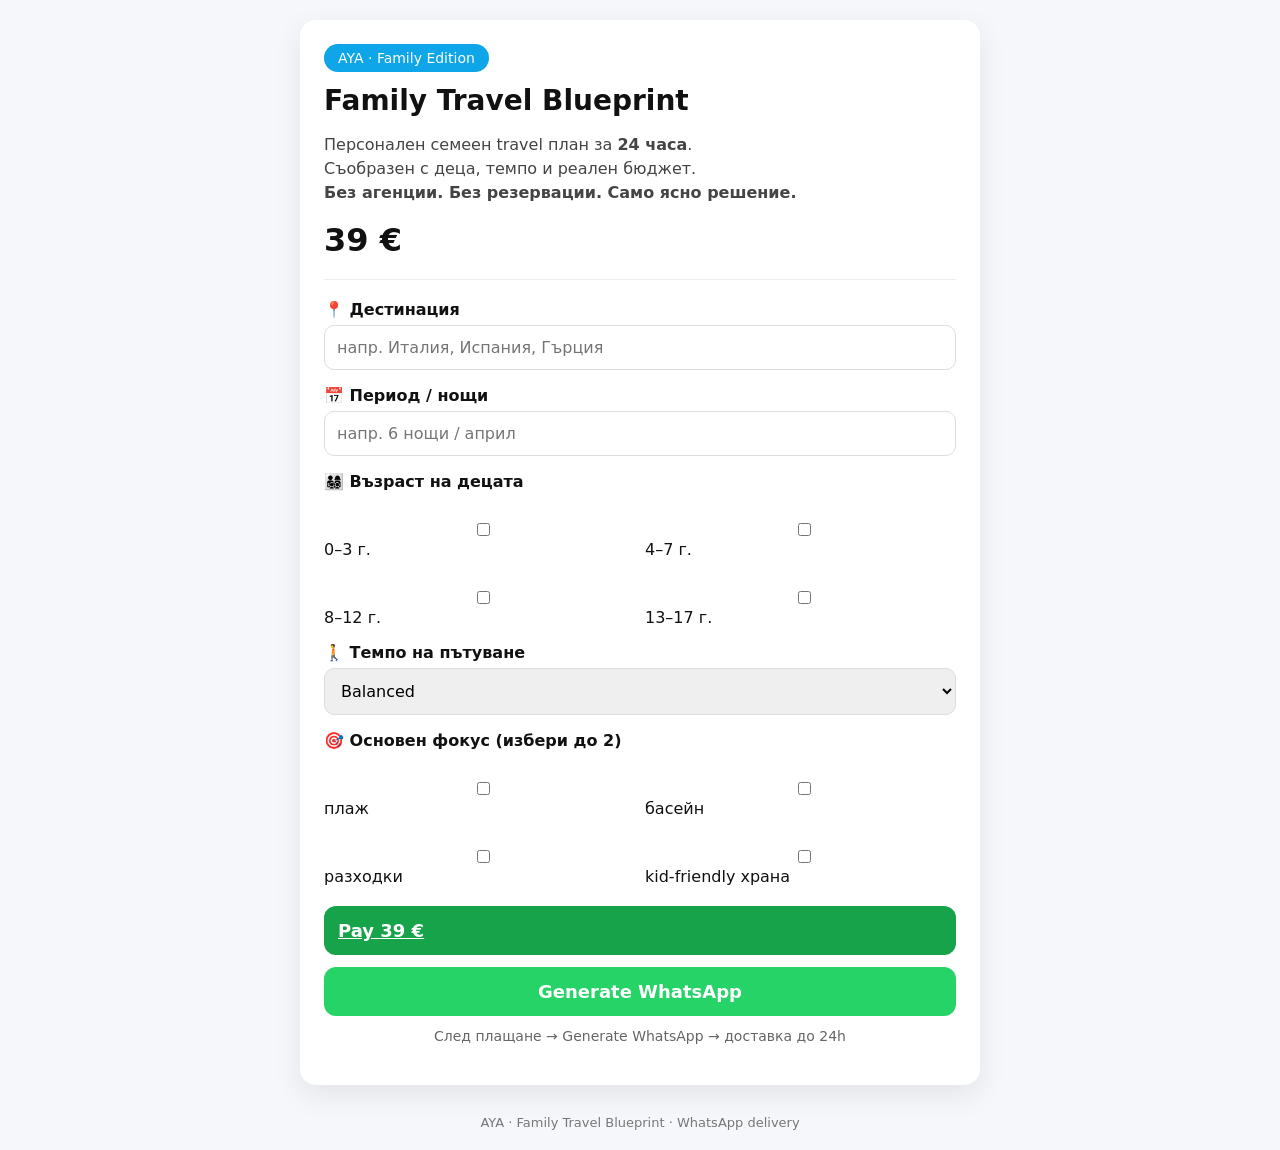
<file: index.html>
<!DOCTYPE html>
<html lang="bg">
<head>
<meta charset="UTF-8" />
<meta name="viewport" content="width=device-width, initial-scale=1.0" />
<title>AYA Family Travel Blueprint</title>

<style>
*{box-sizing:border-box;font-family:system-ui,-apple-system,Segoe UI,Roboto,Ubuntu}
body{margin:0;background:#f6f7fb;color:#111}
.container{max-width:720px;margin:auto;padding:20px}
.card{background:#fff;border-radius:16px;padding:24px;box-shadow:0 10px 30px rgba(0,0,0,.08)}
h1{margin:0 0 10px;font-size:28px}
p{line-height:1.5;color:#444}
.badge{display:inline-block;background:#0ea5e9;color:#fff;padding:6px 14px;border-radius:999px;font-size:14px;margin-bottom:12px}
.price{font-size:32px;font-weight:700;margin:16px 0}
hr{border:none;border-top:1px solid #eee;margin:20px 0}

label{display:block;margin-top:16px;font-weight:600}
input,select{width:100%;padding:12px;border-radius:10px;border:1px solid #ddd;margin-top:6px;font-size:16px}

.checks{display:grid;grid-template-columns:repeat(2,1fr);gap:10px;margin-top:10px}
.checks label{font-weight:400}

.btn{display:block;width:100%;padding:14px;border-radius:12px;border:none;font-size:18px;font-weight:700;cursor:pointer}
.pay{background:#16a34a;color:#fff;margin-top:20px}
.wa{background:#25D366;color:#fff;margin-top:12px}

.small{font-size:14px;color:#666;margin-top:10px;text-align:center}

footer{margin-top:30px;text-align:center;font-size:13px;color:#777}
</style>
</head>

<body>
<div class="container">

<div class="card">
<span class="badge">AYA · Family Edition</span>

<h1>Family Travel Blueprint</h1>
<p>
Персонален семеен travel план за <b>24 часа</b>.<br>
Съобразен с деца, темпо и реален бюджет.<br>
<b>Без агенции. Без резервации. Само ясно решение.</b>
</p>

<div class="price">39 €</div>

<hr>

<label>📍 Дестинация</label>
<input id="dest" placeholder="напр. Италия, Испания, Гърция" />

<label>📅 Период / нощи</label>
<input id="dates" placeholder="напр. 6 нощи / април" />

<label>👨‍👩‍👧‍👦 Възраст на децата</label>
<div class="checks">
<label><input type="checkbox" value="0–3 г." /> 0–3 г.</label>
<label><input type="checkbox" value="4–7 г." /> 4–7 г.</label>
<label><input type="checkbox" value="8–12 г." /> 8–12 г.</label>
<label><input type="checkbox" value="13–17 г." /> 13–17 г.</label>
</div>

<label>🚶 Темпо на пътуване</label>
<select id="pace">
<option>Relaxed</option>
<option selected>Balanced</option>
<option>Active</option>
</select>

<label>🎯 Основен фокус (избери до 2)</label>
<div class="checks">
<label><input type="checkbox" value="плаж" /> плаж</label>
<label><input type="checkbox" value="басейн" /> басейн</label>
<label><input type="checkbox" value="разходки" /> разходки</label>
<label><input type="checkbox" value="kid-friendly храна" /> kid-friendly храна</label>
</div>

<a class="btn pay" href="https://revolut.me/gt63" target="_blank">
Pay 39 €
</a>

<button class="btn wa" onclick="sendWhatsApp()">
Generate WhatsApp
</button>

<p class="small">
След плащане → Generate WhatsApp → доставка до 24h
</p>
</div>

<footer>
AYA · Family Travel Blueprint · WhatsApp delivery
</footer>

</div>

<script>
function sendWhatsApp(){
const dest=document.getElementById('dest').value;
const dates=document.getElementById('dates').value;
const pace=document.getElementById('pace').value;

const kids=[...document.querySelectorAll('input[type=checkbox]:checked')]
.filter(c=>c.value.includes('г.')).map(c=>c.value).join(', ') || '—';

const focus=[...document.querySelectorAll('input[type=checkbox]:checked')]
.filter(c=>!c.value.includes('г.')).map(c=>c.value).join(', ') || '—';

const leadId=Date.now();

const msg=
`AYA, ACTIVATE — FAMILY\n\n`+
`Lead ID: ${leadId}\n`+
`Дестинация: ${dest}\n`+
`Период: ${dates}\n`+
`Деца: ${kids}\n`+
`Темпо: ${pace}\n`+
`Фокус: ${focus}`;

window.open(
`https://wa.me/?text=${encodeURIComponent(msg)}`,
'_blank'
);
}
</script>

</body>
</html>
</file>
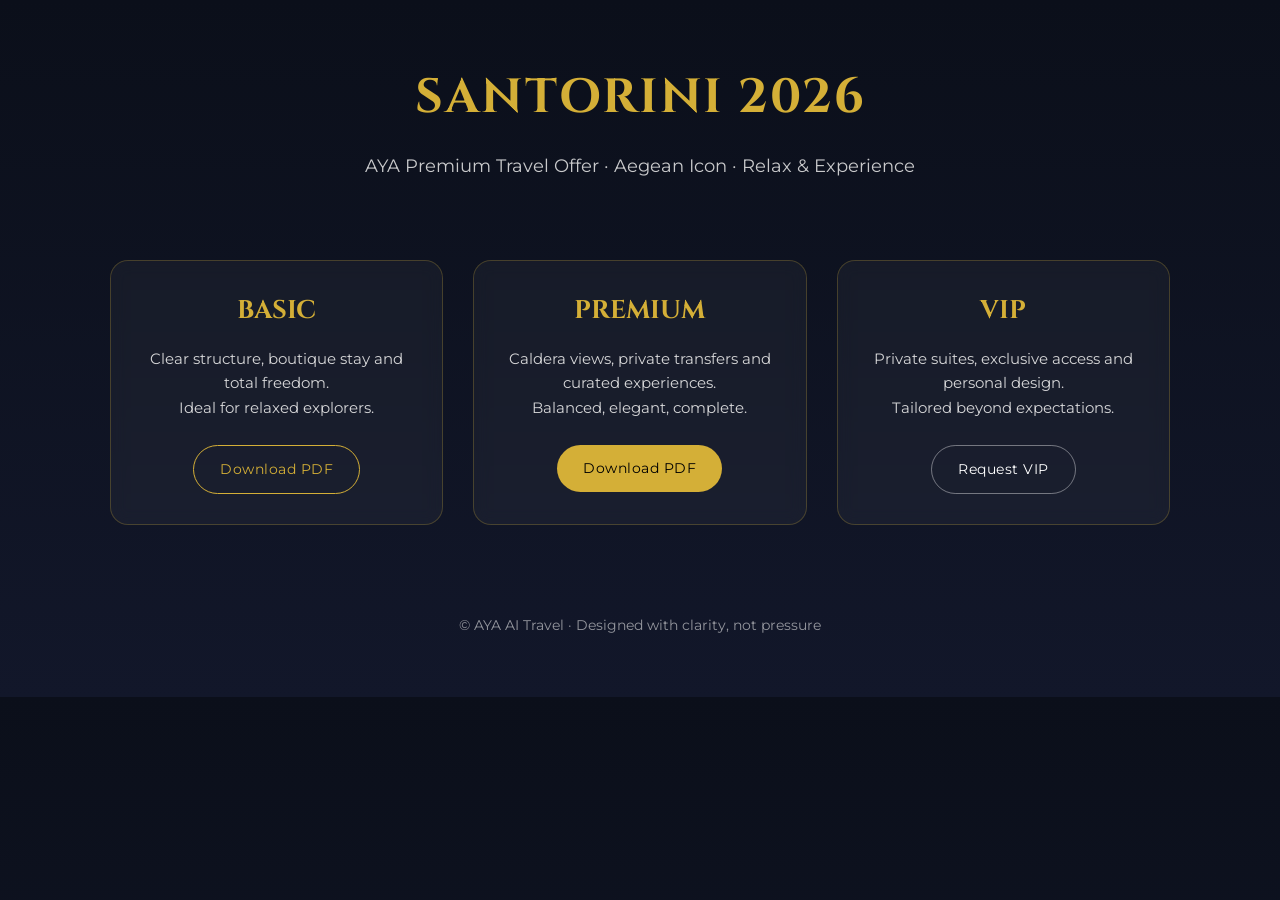
<file: aya-travel-v2/index.html>
<!DOCTYPE html>
<html lang="en">
<head>
  <meta charset="UTF-8" />
  <meta name="viewport" content="width=device-width, initial-scale=1.0" />
  <title>AYA Travel Offer — Santorini 2026</title>

  <!-- Fonts -->
  <link href="https://fonts.googleapis.com/css2?family=Cinzel:wght@500;700&family=Montserrat:wght@300;400;500&display=swap" rel="stylesheet">

  <style>
    :root {
      --gold: #d4af37;
      --dark: #0b0f1a;
      --soft: #1a1f2e;
      --text: #eaeaea;
    }

    * {
      margin: 0;
      padding: 0;
      box-sizing: border-box;
    }

    body {
      background: linear-gradient(180deg, #0b0f1a 0%, #12172a 100%);
      color: var(--text);
      font-family: 'Montserrat', sans-serif;
      line-height: 1.6;
    }

    .container {
      max-width: 1100px;
      margin: 0 auto;
      padding: 60px 20px;
    }

    header {
      text-align: center;
      margin-bottom: 80px;
    }

    header h1 {
      font-family: 'Cinzel', serif;
      font-size: 3rem;
      color: var(--gold);
      letter-spacing: 2px;
    }

    header p {
      margin-top: 15px;
      font-size: 1.1rem;
      opacity: 0.85;
    }

    .packages {
      display: grid;
      grid-template-columns: repeat(auto-fit, minmax(260px, 1fr));
      gap: 30px;
    }

    .card {
      background: rgba(255, 255, 255, 0.04);
      border: 1px solid rgba(212, 175, 55, 0.25);
      border-radius: 18px;
      padding: 30px;
      text-align: center;
      backdrop-filter: blur(8px);
      transition: transform 0.3s ease;
    }

    .card:hover {
      transform: translateY(-6px);
    }

    .card h2 {
      font-family: 'Cinzel', serif;
      color: var(--gold);
      margin-bottom: 15px;
      font-size: 1.6rem;
    }

    .card p {
      font-size: 0.95rem;
      opacity: 0.9;
      margin-bottom: 25px;
    }

    .card a {
      display: inline-block;
      padding: 12px 26px;
      border-radius: 30px;
      text-decoration: none;
      font-size: 0.9rem;
      letter-spacing: 0.5px;
      transition: all 0.3s ease;
    }

    .basic a {
      background: transparent;
      border: 1px solid var(--gold);
      color: var(--gold);
    }

    .basic a:hover {
      background: var(--gold);
      color: #000;
    }

    .premium a {
      background: var(--gold);
      color: #000;
    }

    .premium a:hover {
      opacity: 0.85;
    }

    .vip a {
      background: transparent;
      border: 1px solid rgba(255,255,255,0.4);
      color: #fff;
    }

    .vip a:hover {
      border-color: var(--gold);
      color: var(--gold);
    }

    footer {
      text-align: center;
      margin-top: 90px;
      font-size: 0.85rem;
      opacity: 0.6;
    }
  </style>
</head>

<body>

  <div class="container">

    <header>
      <h1>SANTORINI 2026</h1>
      <p>AYA Premium Travel Offer · Aegean Icon · Relax & Experience</p>
    </header>

    <section class="packages">

      <div class="card basic">
        <h2>BASIC</h2>
        <p>Clear structure, boutique stay and total freedom.<br>
           Ideal for relaxed explorers.</p>
        <a href="./pdf/AYA_SANTORINI_2026_BASIC.pdf" target="_blank">
          Download PDF
        </a>
      </div>

      <div class="card premium">
        <h2>PREMIUM</h2>
        <p>Caldera views, private transfers and curated experiences.<br>
           Balanced, elegant, complete.</p>
        <a href="./pdf/AYA_SANTORINI_2026_PREMIUM.pdf" target="_blank">
          Download PDF
        </a>
      </div>

      <div class="card vip">
        <h2>VIP</h2>
        <p>Private suites, exclusive access and personal design.<br>
           Tailored beyond expectations.</p>
        <a href="https://wa.me/359894842882?text=AYA%20Santorini%202026%20VIP">
          Request VIP
        </a>
      </div>

    </section>

    <footer>
      © AYA AI Travel · Designed with clarity, not pressure
    </footer>

  </div>

</body>
</html>
</file>
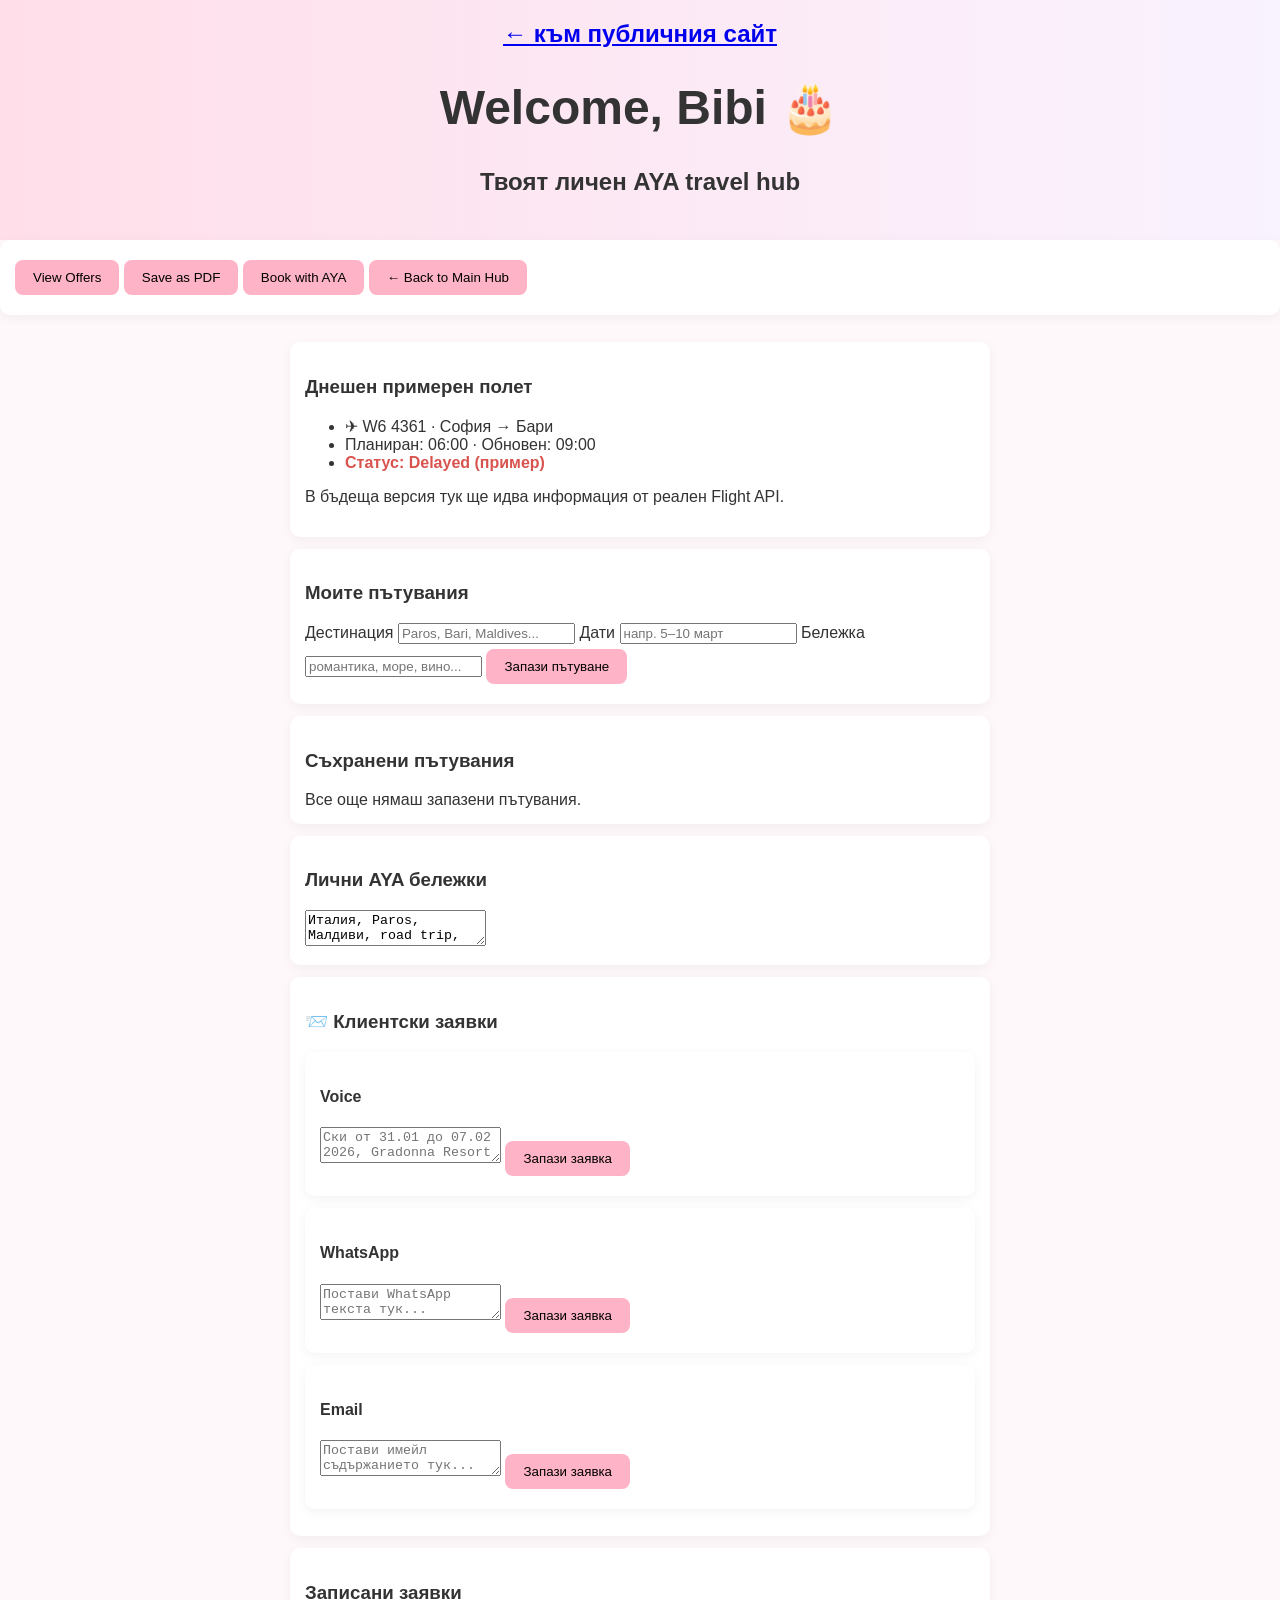
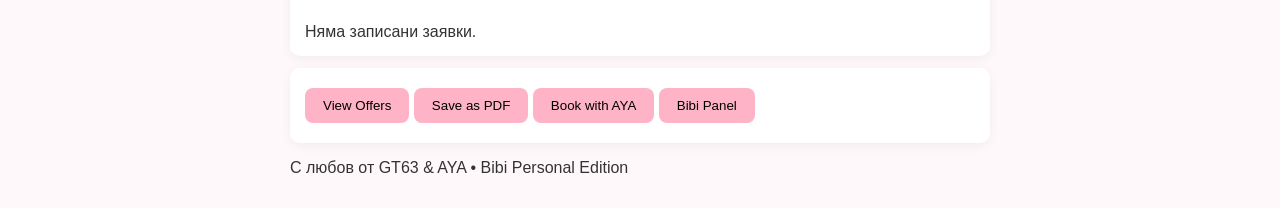
<file: bibi.html>
<!DOCTYPE html>
<html lang="bg">
<head>
  <meta charset="UTF-8" />
  <meta name="viewport" content="width=device-width, initial-scale=1.0" />
  <title>Bibi × AYA • Personal Edition</title>

  <!-- ВАЖНО: пътищата за Vercel -->
  <link rel="stylesheet" href="/style.css" />
</head>
<body>
  <header class="site-header">
    <a href="/index.html" class="small-link">← към публичния сайт</a>
    <h1>Welcome, Bibi 🎂</h1>
    <p class="subtitle">Твоят личен AYA travel hub</p>
  </header>

  <!-- Actions for Bibi -->
<footer class="bibi-actions">
  <button onclick="viewOffers()">View Offers</button>
  <button onclick="savePDF()">Save as PDF</button>
  <button onclick="bookAYA()">Book with AYA</button>
  <button onclick="window.location.href='index.html'">← Back to Main Hub</button>
</footer>
  
  <main class="container">

    <!-- Примерен полет -->
    <section class="flight-box">
      <h3>Днешен примерен полет</h3>
      <ul>
        <li>✈ W6 4361 · София → Бари</li>
        <li>Планиран: 06:00 · Обновен: 09:00</li>
        <li><span class="status delayed">Статус: Delayed (пример)</span></li>
      </ul>
      <p class="small-note">В бъдеща версия тук ще идва информация от реален Flight API.</p>
    </section>

    <!-- Пътувания -->
    <section>
      <h3>Моите пътувания</h3>
      <label>Дестинация</label>
      <input id="tripDestination" placeholder="Paros, Bari, Maldives..." />

      <label>Дати</label>
      <input id="tripDates" placeholder="напр. 5–10 март" />

      <label>Бележка</label>
      <input id="tripNotes" placeholder="романтика, море, вино..." />

      <button onclick="saveTrip()">Запази пътуване</button>
    </section>

    <section>
      <h3>Съхранени пътувания</h3>
      <div id="savedTrips">
        Все още нямаш запазени пътувания.
      </div>
    </section>

    <!-- Бележки -->
    <section>
      <h3>Лични AYA бележки</h3>
      <textarea id="notesInput">Италия, Paros, Малдиви, road trip, винарни...</textarea>
    </section>

    <!-- Клиентски заявки -->
    <section class="client-box">
      <h3>📨 Клиентски заявки</h3>

      <div class="entry-box">
        <h4>Voice</h4>
        <textarea id="voiceInput" placeholder="Ски от 31.01 до 07.02 2026, Gradonna Resort + ..."></textarea>
        <button onclick="saveRequest('voice')">Запази заявка</button>
      </div>

      <div class="entry-box">
        <h4>WhatsApp</h4>
        <textarea id="waInput" placeholder="Постави WhatsApp текста тук..."></textarea>
        <button onclick="saveRequest('wa')">Запази заявка</button>
      </div>

      <div class="entry-box">
        <h4>Email</h4>
        <textarea id="emailInput" placeholder="Постави имейл съдържанието тук..."></textarea>
        <button onclick="saveRequest('email')">Запази заявка</button>
      </div>
    </section>

    <section>
      <h3>Записани заявки</h3>
      <div id="savedRequests">Нямаш записани клиентски заявки още.</div>
    </section>

    <!-- Actions -->
    <footer>
  <button onclick="viewOffers()">View Offers</button>
  <button onclick="savePDF()">Save as PDF</button>
  <button onclick="bookAYA()">Book with AYA</button>
  <button onclick="window.location.href='bibi.html'">Bibi Panel</button>
    </footer>
      

    <p class="small-note">С любов от GT63 & AYA • Bibi Personal Edition</p>

  </main>

  <script src="/bibi.js"></script>
</body>
</html>
</file>
<file: style.css>
body {
  margin: 0;
  padding: 0;
  font-family: 'Inter', sans-serif;
  background-color: #fff8fb;
  color: #333;
}

.container {
  max-width: 700px;
  margin: auto;
  padding: 15px;
}

header.site-header {
  background: linear-gradient(90deg, #ffdee9, #f9f3ff);
  padding: 20px;
  text-align: center;
  font-size: 24px;
  font-weight: bold;
}

.welcome-card, .flight-box, .client-box,
.entry-box, footer, section {
  background: white;
  border-radius: 10px;
  padding: 15px;
  margin-bottom: 12px;
  box-shadow: 0 3px 12px rgba(0,0,0,0.05);
}
.actions-footer {
  display: flex;
  flex-wrap: wrap;
  gap: 12px;
  justify-content: center;
  margin: 25px 0;
}

.actions-footer button {
  background-color: #ffb3c6;
  border: none;
  padding: 12px 22px;
  border-radius: 10px;
  font-size: 16px;
  cursor: pointer;
  transition: transform 0.2s;
}

.actions-footer button:hover {
  transform: scale(1.05);
}

button {
  background: #ffb3c6;
  border: none;
  padding: 10px 18px;
  border-radius: 8px;
  margin: 5px 0;
}

.status.delayed {
  color: #d9534f;
  font-weight: bold;
}
</file>
